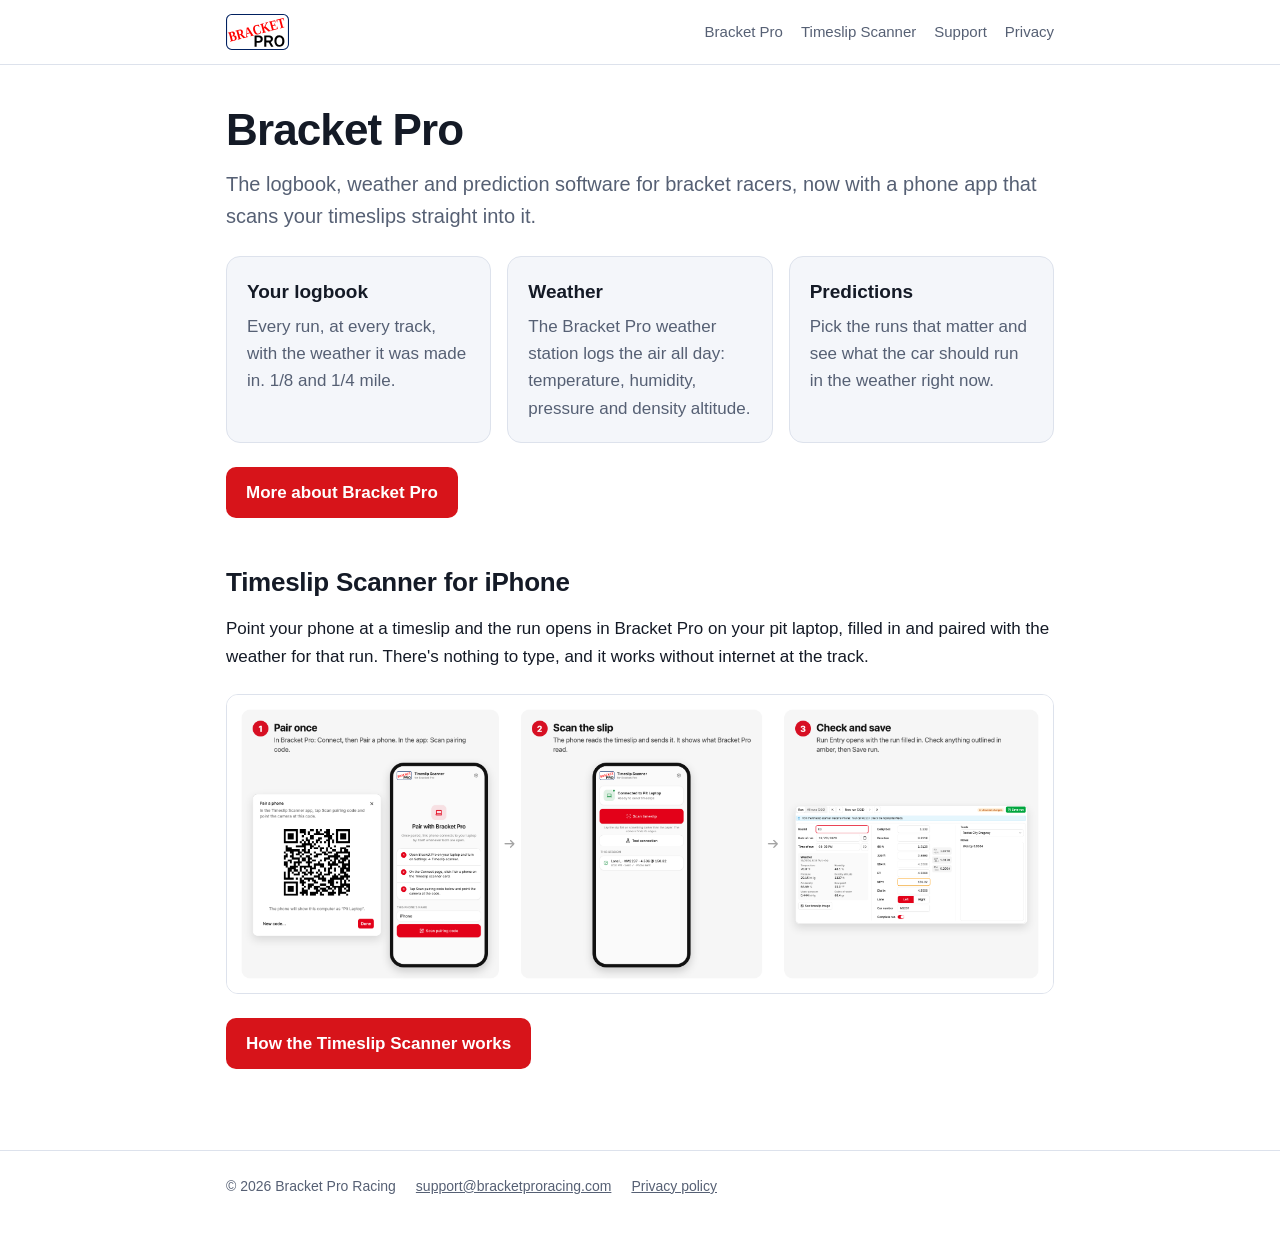
<file: index.html>
<!doctype html>
<html lang="en">
<head>
  <meta charset="utf-8">
  <meta name="viewport" content="width=device-width, initial-scale=1">
  <title>Bracket Pro Racing</title>
  <meta name="description" content="Bracket Pro: the logbook, weather station and prediction software for bracket racers, and the Timeslip Scanner app for iPhone.">
  <link rel="icon" href="/images/favicon.png">
  <link rel="apple-touch-icon" href="/images/apple-touch-icon.png">
  <link rel="stylesheet" href="/style.css">
</head>
<body>
  <header class="site">
    <div class="wrap">
      <a class="brand" href="/"><img src="/images/logo.svg" alt="Bracket Pro"></a>
      <nav aria-label="Site">
        <a href="/software/">Bracket Pro</a>
        <a href="/scanner/">Timeslip Scanner</a>
        <a href="/support/">Support</a>
        <a href="/privacy/">Privacy</a>
      </nav>
    </div>
  </header>

  <main class="wrap">
    <h1>Bracket Pro</h1>
    <p class="lead">The logbook, weather and prediction software for bracket racers, now with a phone app that
      scans your timeslips straight into it.</p>

    <div class="cards">
      <a class="card" href="/software/#logbook">
        <h3>Your logbook</h3>
        <p>Every run, at every track, with the weather it was made in. 1/8 and 1/4 mile.</p>
      </a>
      <a class="card" href="/software/#weather">
        <h3>Weather</h3>
        <p>The Bracket Pro weather station logs the air all day: temperature, humidity, pressure and density altitude.</p>
      </a>
      <a class="card" href="/software/#predictions">
        <h3>Predictions</h3>
        <p>Pick the runs that matter and see what the car should run in the weather right now.</p>
      </a>
    </div>
    <p><a class="button" href="/software/">More about Bracket Pro</a></p>

    <h2>Timeslip Scanner for iPhone</h2>
    <p>Point your phone at a timeslip and the run opens in Bracket Pro on your pit laptop, filled in and paired with
      the weather for that run. There's nothing to type, and it works without internet at the track.</p>
    <figure>
      <img src="/images/scanner-flow.png" alt="From phone to logbook: pair once, scan the slip, then check and save it in Run Entry" width="2710" height="977">
    </figure>
    <p><a class="button" href="/scanner/">How the Timeslip Scanner works</a></p>
  </main>

  <footer class="site">
    <div class="wrap">
      <span>© 2026 Bracket Pro Racing</span>
      <a href="mailto:support@bracketproracing.com">support@bracketproracing.com</a>
      <a href="/privacy/">Privacy policy</a>
    </div>
  </footer>
</body>
</html>
</file>
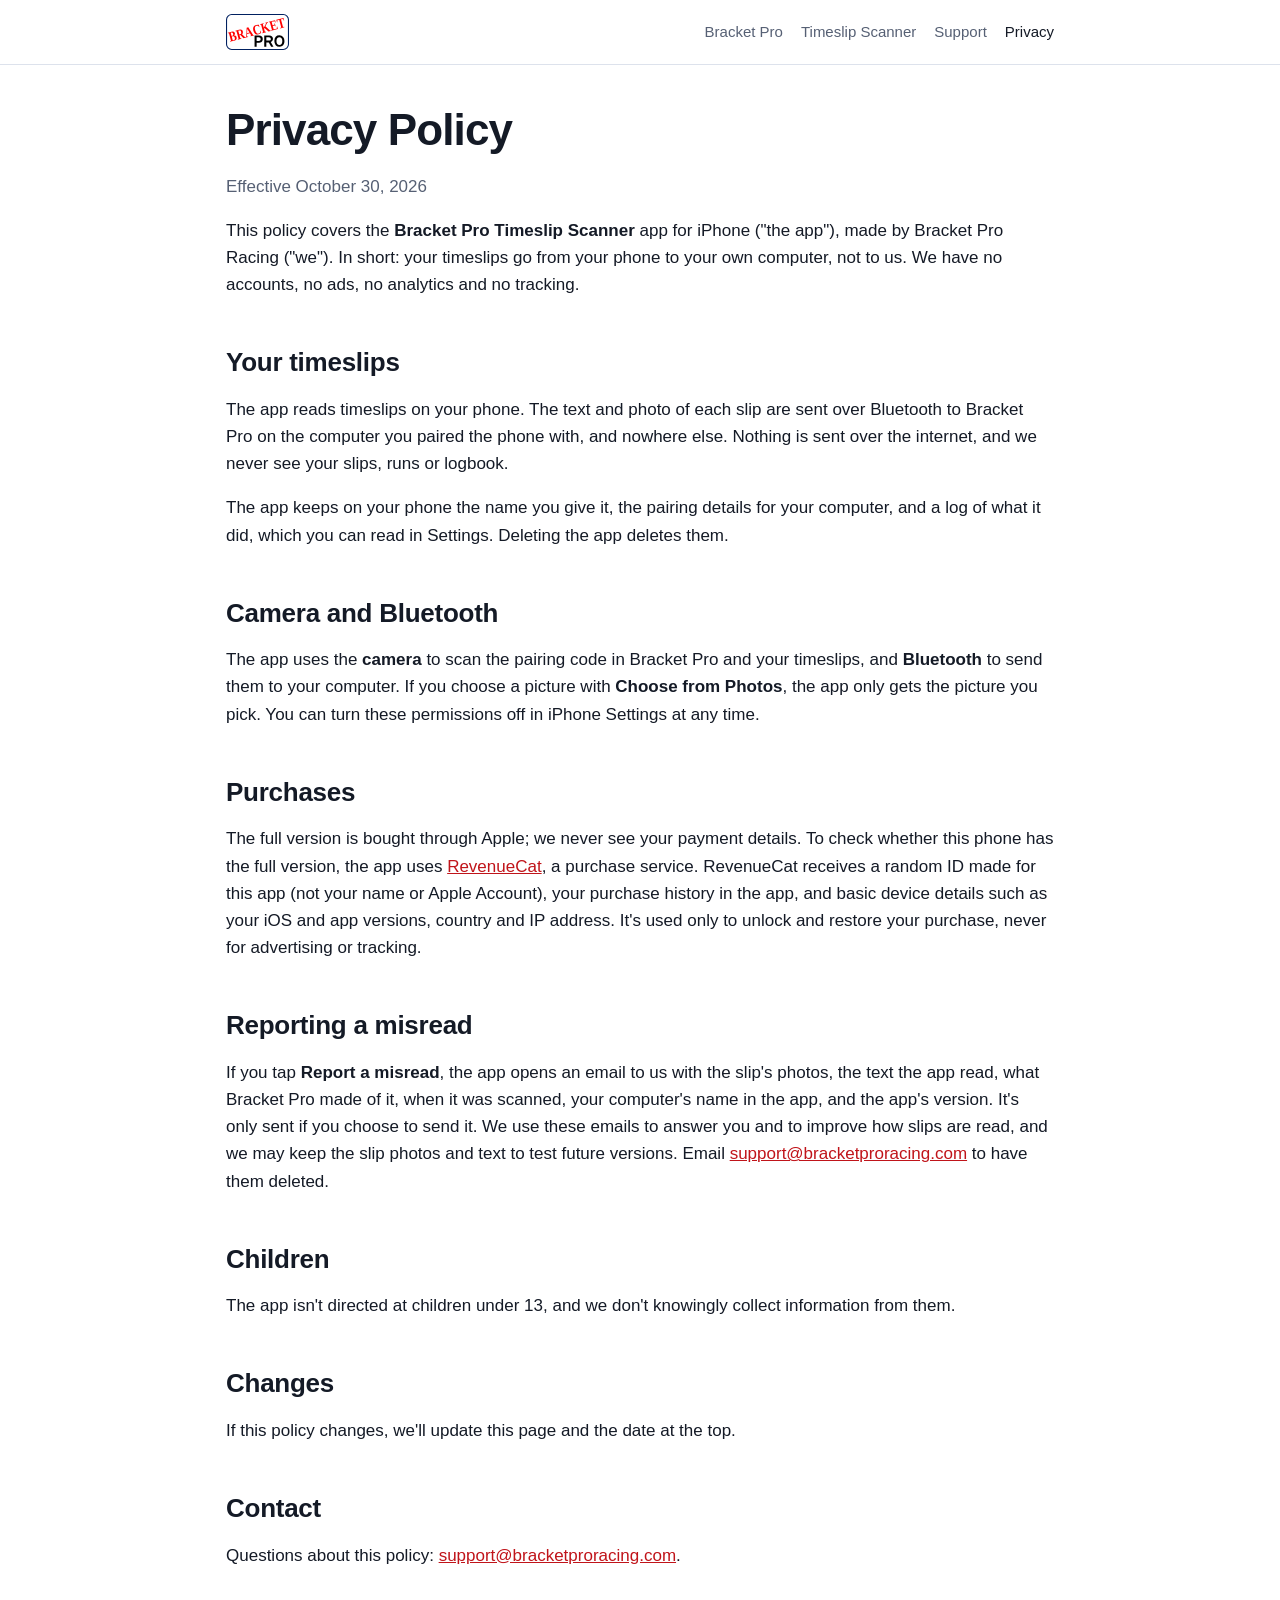
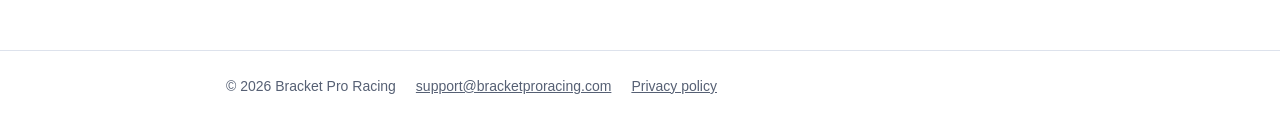
<file: privacy/index.html>
<!doctype html>
<html lang="en">
<head>
  <meta charset="utf-8">
  <meta name="viewport" content="width=device-width, initial-scale=1">
  <title>Privacy Policy · Bracket Pro Racing</title>
  <meta name="description" content="What the Timeslip Scanner app collects and why.">
  <link rel="icon" href="/images/favicon.png">
  <link rel="apple-touch-icon" href="/images/apple-touch-icon.png">
  <link rel="stylesheet" href="/style.css">
</head>
<body>
  <header class="site">
    <div class="wrap">
      <a class="brand" href="/"><img src="/images/logo.svg" alt="Bracket Pro"></a>
      <nav aria-label="Site">
        <a href="/software/">Bracket Pro</a>
        <a href="/scanner/">Timeslip Scanner</a>
        <a href="/support/">Support</a>
        <a href="/privacy/" aria-current="page">Privacy</a>
      </nav>
    </div>
  </header>

  <main class="wrap">
    <h1>Privacy Policy</h1>
    <p class="muted">Effective October 30, 2026</p>
    <p>This policy covers the <strong>Bracket Pro Timeslip Scanner</strong> app for iPhone ("the app"), made by
      Bracket Pro Racing ("we"). In short: your timeslips go from your phone to your own computer, not to us. We have
      no accounts, no ads, no analytics and no tracking.</p>

    <h2 id="slips">Your timeslips</h2>
    <p>The app reads timeslips on your phone. The text and photo of each slip are sent over Bluetooth to Bracket Pro
      on the computer you paired the phone with, and nowhere else. Nothing is sent over the internet, and we never
      see your slips, runs or logbook.</p>
    <p>The app keeps on your phone the name you give it, the pairing details for your computer, and a log of what it
      did, which you can read in Settings. Deleting the app deletes them.</p>

    <h2 id="permissions">Camera and Bluetooth</h2>
    <p>The app uses the <strong>camera</strong> to scan the pairing code in Bracket Pro and your timeslips, and
      <strong>Bluetooth</strong> to send them to your computer. If you choose a picture with <strong>Choose from
      Photos</strong>, the app only gets the picture you pick. You can turn these permissions off in iPhone Settings
      at any time.</p>

    <h2 id="purchases">Purchases</h2>
    <p>The full version is bought through Apple; we never see your payment details. To check whether this phone has
      the full version, the app uses <a href="https://www.revenuecat.com/privacy/">RevenueCat</a>, a purchase service.
      RevenueCat receives a random ID made for this app (not your name or Apple Account), your purchase history in the
      app, and basic device details such as your iOS and app versions, country and IP address. It's used only to unlock
      and restore your purchase, never for advertising or tracking.</p>

    <h2 id="reports">Reporting a misread</h2>
    <p>If you tap <strong>Report a misread</strong>, the app opens an email to us with the slip's photos, the text the
      app read, what Bracket Pro made of it, when it was scanned, your computer's name in the app, and the app's
      version. It's only sent if you choose to send it. We use these
      emails to answer you and to improve how slips are read, and we may keep the slip photos and text to test future
      versions. Email <a href="mailto:support@bracketproracing.com">support@bracketproracing.com</a> to have them
      deleted.</p>

    <h2 id="children">Children</h2>
    <p>The app isn't directed at children under 13, and we don't knowingly collect information from them.</p>

    <h2 id="changes">Changes</h2>
    <p>If this policy changes, we'll update this page and the date at the top.</p>

    <h2 id="contact">Contact</h2>
    <p>Questions about this policy: <a href="mailto:support@bracketproracing.com">support@bracketproracing.com</a>.</p>
  </main>

  <footer class="site">
    <div class="wrap">
      <span>© 2026 Bracket Pro Racing</span>
      <a href="mailto:support@bracketproracing.com">support@bracketproracing.com</a>
      <a href="/privacy/">Privacy policy</a>
    </div>
  </footer>
</body>
</html>
</file>
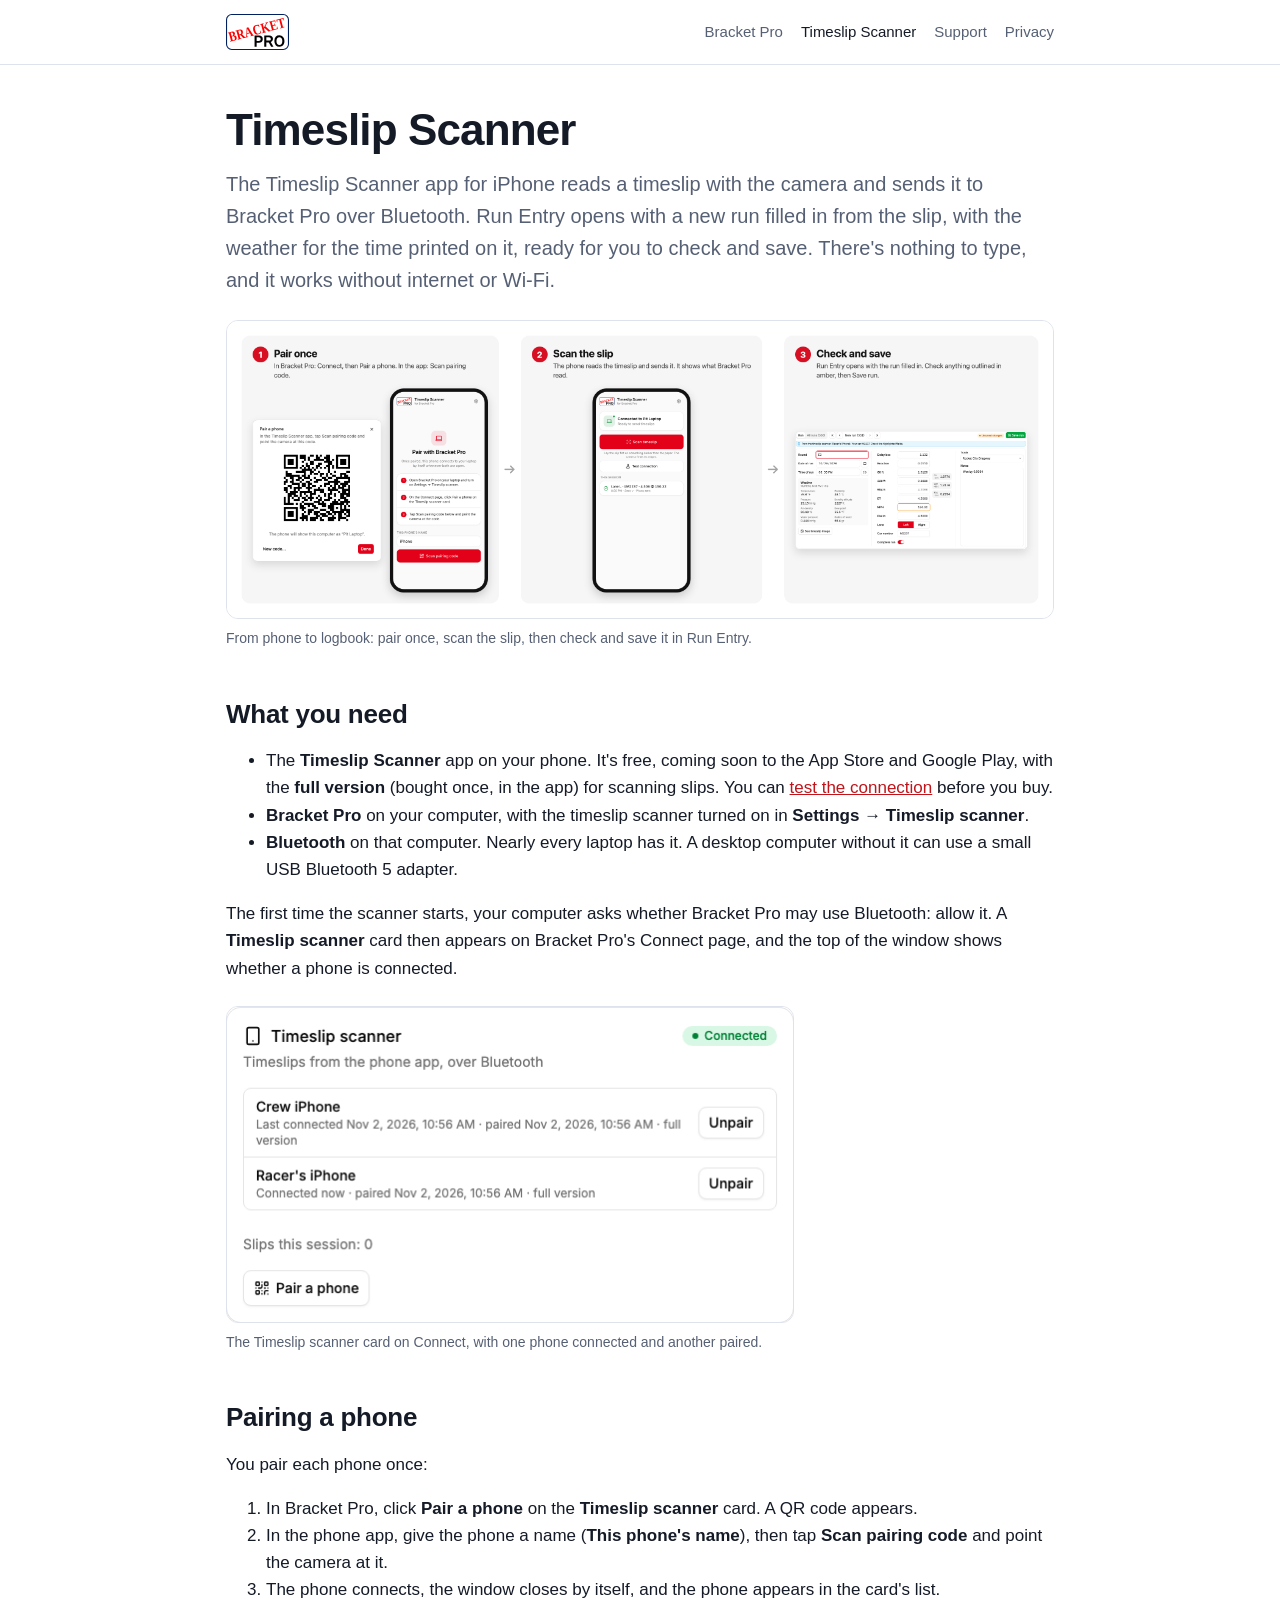
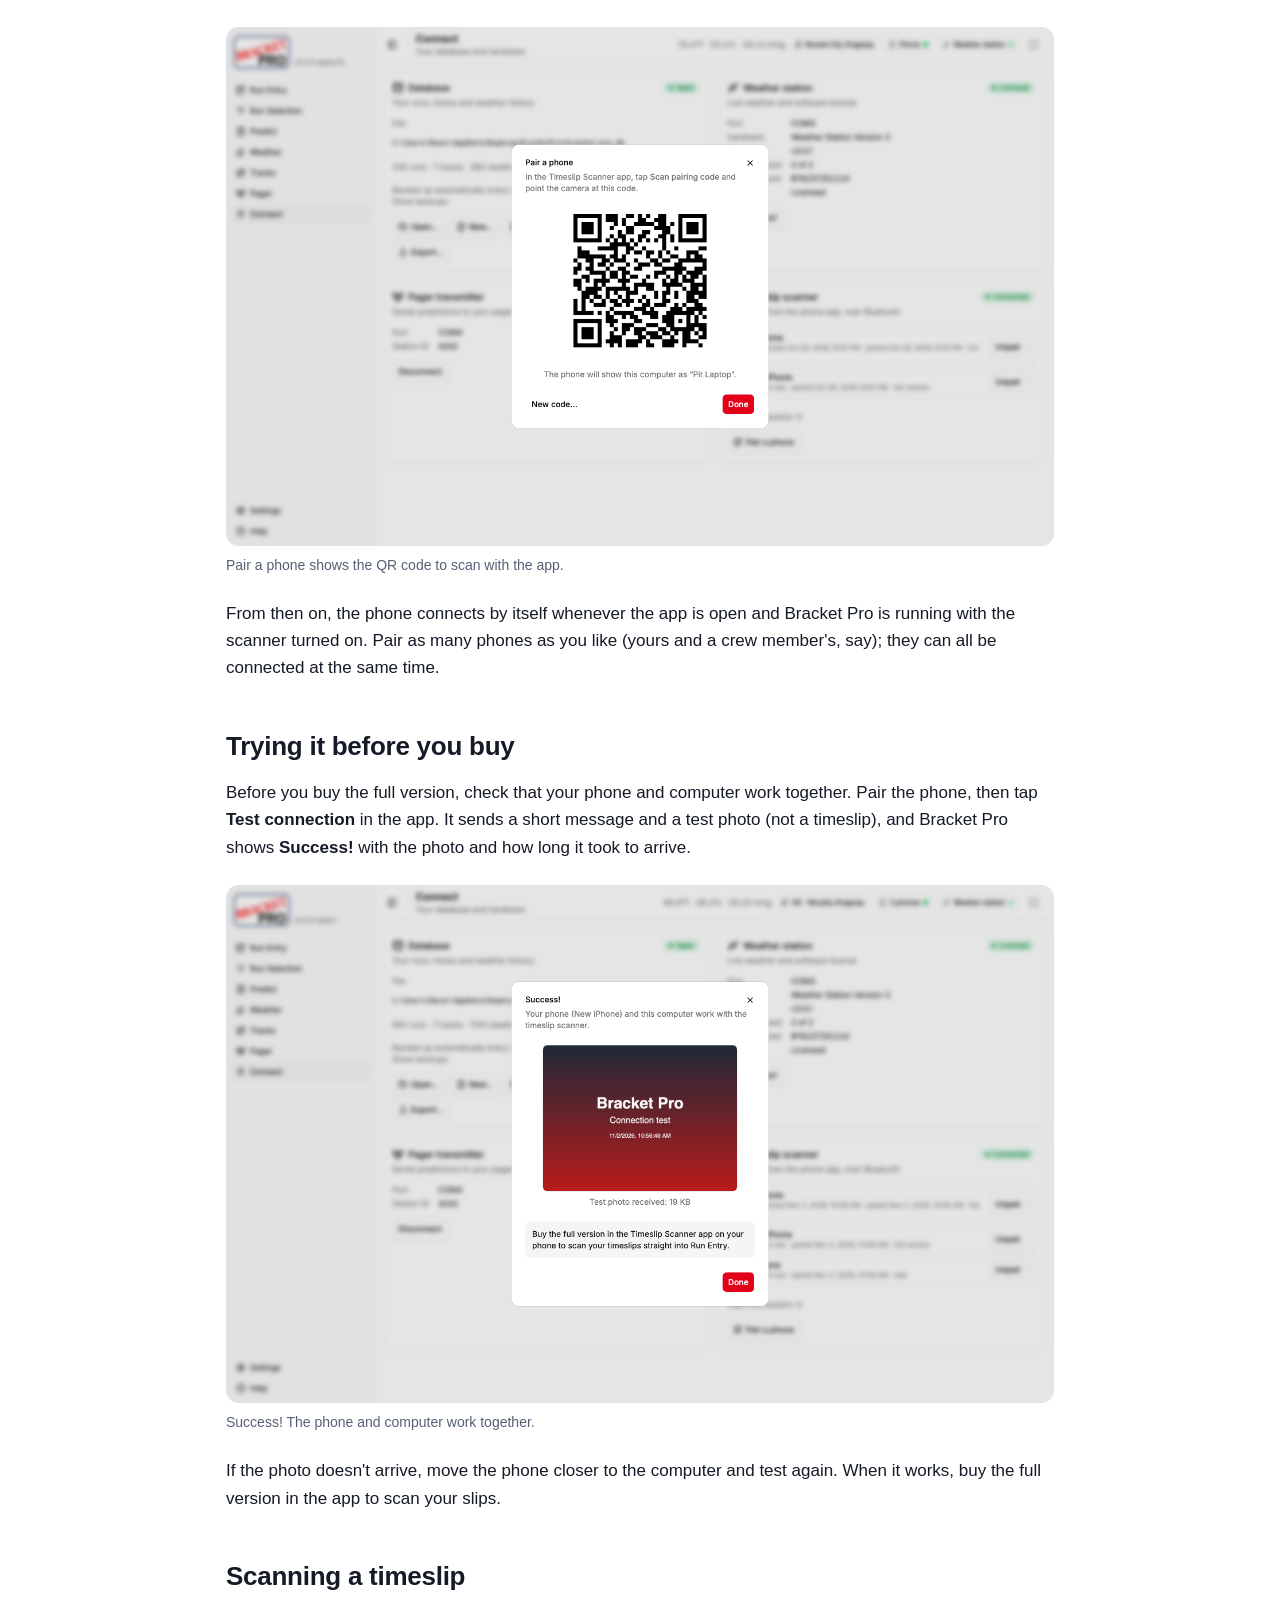
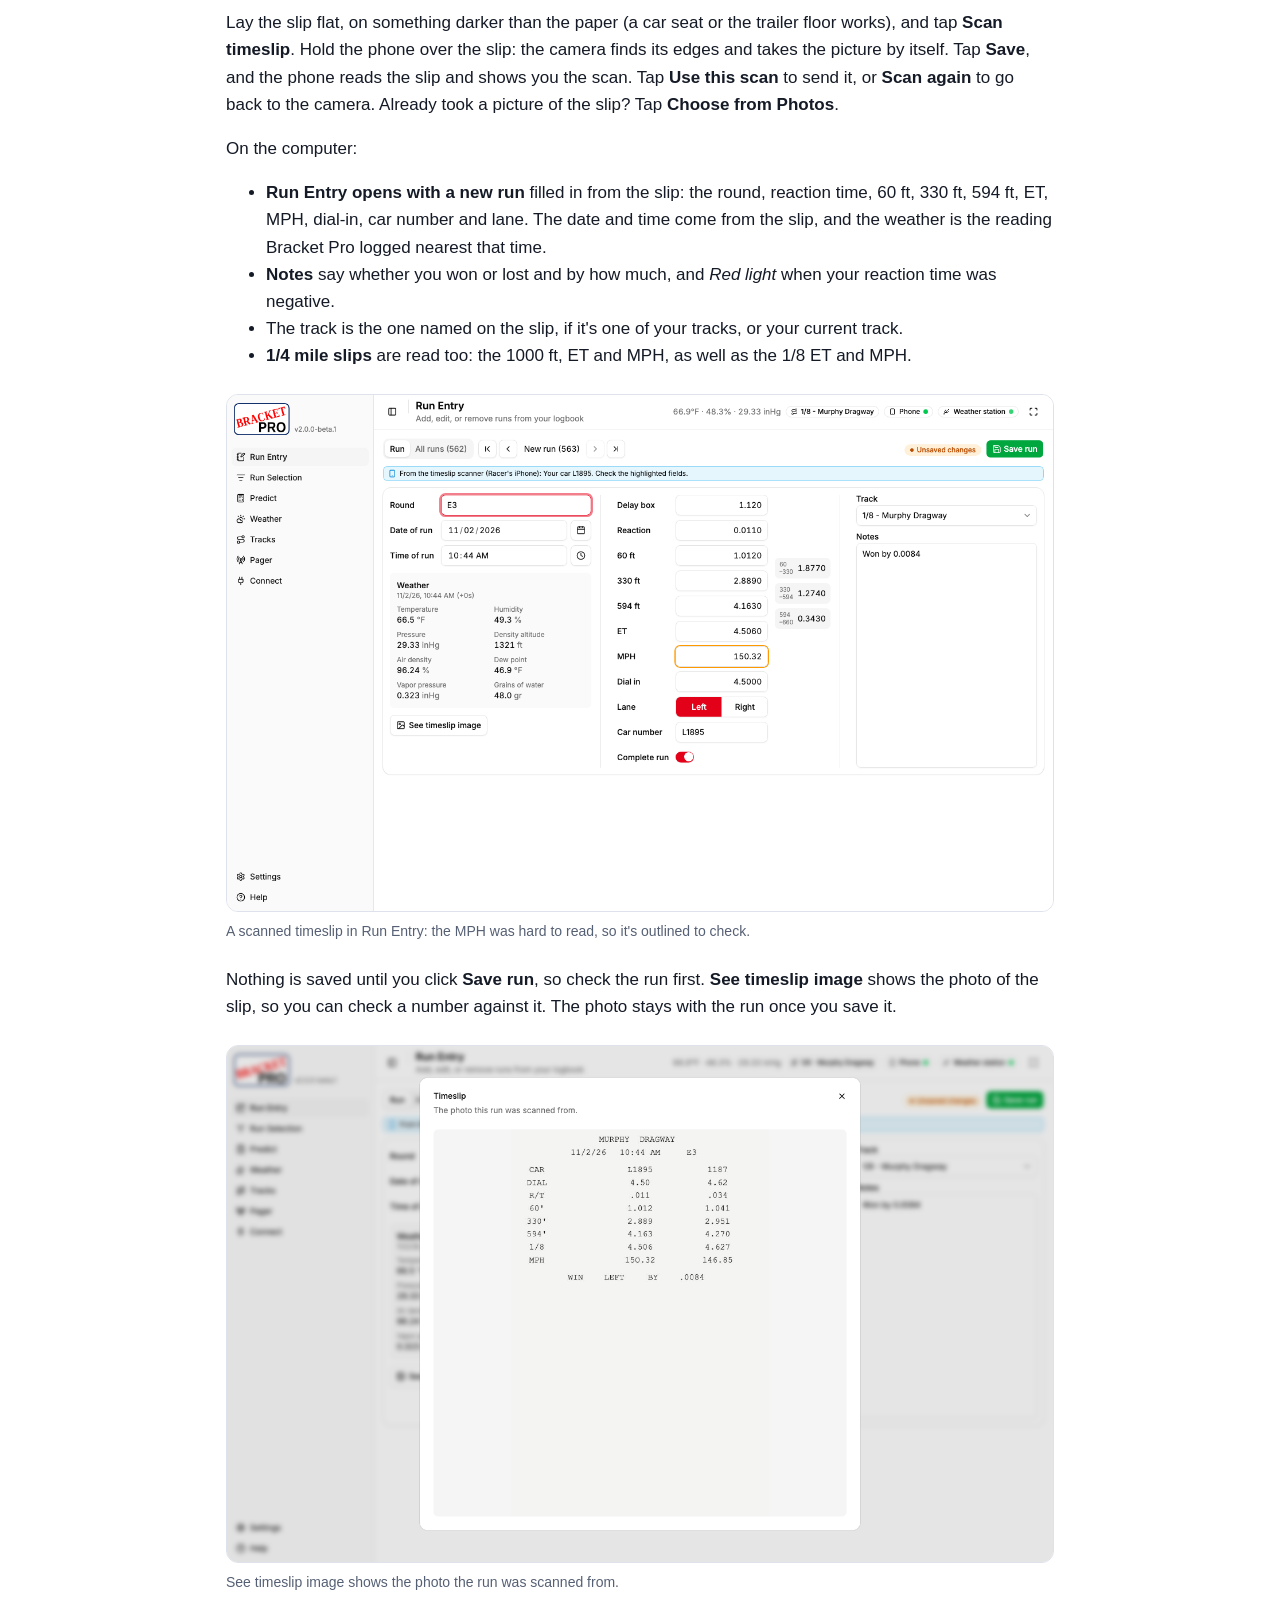
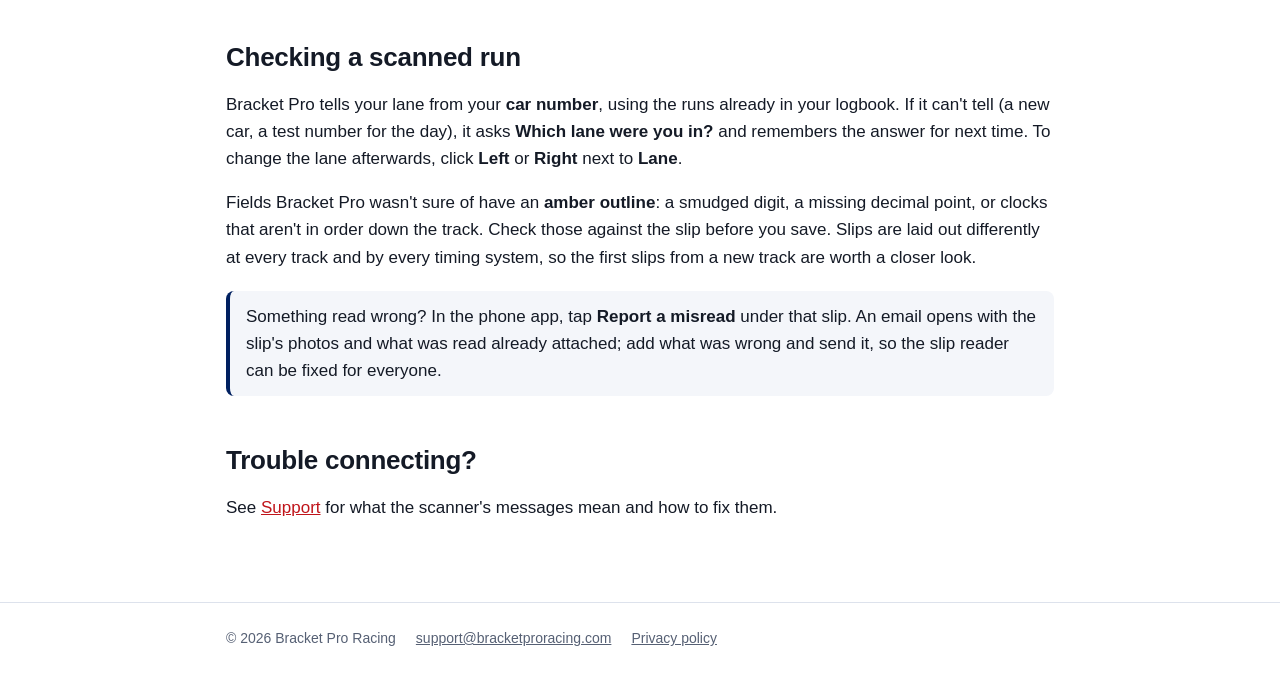
<file: scanner/index.html>
<!doctype html>
<html lang="en">
<head>
  <meta charset="utf-8">
  <meta name="viewport" content="width=device-width, initial-scale=1">
  <title>Timeslip Scanner · Bracket Pro Racing</title>
  <meta name="description" content="The Timeslip Scanner app reads a drag racing timeslip with your iPhone's camera and sends it to Bracket Pro over Bluetooth.">
  <link rel="icon" href="/images/favicon.png">
  <link rel="apple-touch-icon" href="/images/apple-touch-icon.png">
  <link rel="stylesheet" href="/style.css">
</head>
<body>
  <header class="site">
    <div class="wrap">
      <a class="brand" href="/"><img src="/images/logo.svg" alt="Bracket Pro"></a>
      <nav aria-label="Site">
        <a href="/software/">Bracket Pro</a>
        <a href="/scanner/" aria-current="page">Timeslip Scanner</a>
        <a href="/support/">Support</a>
        <a href="/privacy/">Privacy</a>
      </nav>
    </div>
  </header>

  <main class="wrap">
    <h1>Timeslip Scanner</h1>
    <p class="lead">The Timeslip Scanner app for iPhone reads a timeslip with the camera and sends it to Bracket Pro
      over Bluetooth. Run Entry opens with a new run filled in from the slip, with the weather for the time printed on
      it, ready for you to check and save. There's nothing to type, and it works without internet or Wi-Fi.</p>

    <figure>
      <img src="/images/scanner-flow.png" alt="" width="2710" height="977">
      <figcaption>From phone to logbook: pair once, scan the slip, then check and save it in Run Entry.</figcaption>
    </figure>

    <h2 id="what-you-need">What you need</h2>
    <ul>
      <li>The <strong>Timeslip Scanner</strong> app on your phone. It's free, coming soon to the App Store and Google Play, with the
        <strong>full version</strong> (bought once, in the app) for scanning slips. You can
        <a href="#trying-it-before-you-buy">test the connection</a> before you buy.</li>
      <li><strong>Bracket Pro</strong> on your computer, with the timeslip scanner turned on in
        <strong>Settings → Timeslip scanner</strong>.</li>
      <li><strong>Bluetooth</strong> on that computer. Nearly every laptop has it. A desktop computer without it can
        use a small USB Bluetooth 5 adapter.</li>
    </ul>
    <p>The first time the scanner starts, your computer asks whether Bracket Pro may use Bluetooth: allow it. A
      <strong>Timeslip scanner</strong> card then appears on Bracket Pro's Connect page, and the top of the window
      shows whether a phone is connected.</p>
    <figure>
      <img src="/images/scanner-card.png" alt="" width="568" height="316">
      <figcaption>The Timeslip scanner card on Connect, with one phone connected and another paired.</figcaption>
    </figure>

    <h2 id="pairing-a-phone">Pairing a phone</h2>
    <p>You pair each phone once:</p>
    <ol>
      <li>In Bracket Pro, click <strong>Pair a phone</strong> on the <strong>Timeslip scanner</strong> card. A QR
        code appears.</li>
      <li>In the phone app, give the phone a name (<strong>This phone's name</strong>), then tap
        <strong>Scan pairing code</strong> and point the camera at it.</li>
      <li>The phone connects, the window closes by itself, and the phone appears in the card's list.</li>
    </ol>
    <figure>
      <img src="/images/scanner-pairing.png" alt="" width="1440" height="900">
      <figcaption>Pair a phone shows the QR code to scan with the app.</figcaption>
    </figure>
    <p>From then on, the phone connects by itself whenever the app is open and Bracket Pro is running with the
      scanner turned on. Pair as many phones as you like (yours and a crew member's, say); they can all be connected
      at the same time.</p>

    <h2 id="trying-it-before-you-buy">Trying it before you buy</h2>
    <p>Before you buy the full version, check that your phone and computer work together. Pair the phone, then tap
      <strong>Test connection</strong> in the app. It sends a short message and a test photo (not a timeslip), and
      Bracket Pro shows <strong>Success!</strong> with the photo and how long it took to arrive.</p>
    <figure>
      <img src="/images/scanner-check.png" alt="" width="1440" height="900">
      <figcaption>Success! The phone and computer work together.</figcaption>
    </figure>
    <p>If the photo doesn't arrive, move the phone closer to the computer and test again. When it works, buy the full
      version in the app to scan your slips.</p>

    <h2 id="scanning-a-timeslip">Scanning a timeslip</h2>
    <p>Lay the slip flat, on something darker than the paper (a car seat or the trailer floor works), and tap
      <strong>Scan timeslip</strong>. Hold the phone over the slip: the camera finds its edges and takes the picture
      by itself. Tap <strong>Save</strong>, and the phone reads the slip and shows you the scan. Tap
      <strong>Use this scan</strong> to send it, or <strong>Scan again</strong> to go back to the camera. Already took
      a picture of the slip? Tap <strong>Choose from Photos</strong>.</p>
    <p>On the computer:</p>
    <ul>
      <li><strong>Run Entry opens with a new run</strong> filled in from the slip: the round, reaction time, 60 ft,
        330 ft, 594 ft, ET, MPH, dial-in, car number and lane. The date and time come from the slip, and the weather
        is the reading Bracket Pro logged nearest that time.</li>
      <li><strong>Notes</strong> say whether you won or lost and by how much, and <em>Red light</em> when your
        reaction time was negative.</li>
      <li>The track is the one named on the slip, if it's one of your tracks, or your current track.</li>
      <li><strong>1/4 mile slips</strong> are read too: the 1000 ft, ET and MPH, as well as the 1/8 ET and MPH.</li>
    </ul>
    <figure>
      <img src="/images/scanner-run-entry.png" alt="" width="1440" height="900">
      <figcaption>A scanned timeslip in Run Entry: the MPH was hard to read, so it's outlined to check.</figcaption>
    </figure>
    <p>Nothing is saved until you click <strong>Save run</strong>, so check the run first. <strong>See timeslip
      image</strong> shows the photo of the slip, so you can check a number against it. The photo stays with the run
      once you save it.</p>
    <figure>
      <img src="/images/scanner-photo.png" alt="" width="1440" height="900">
      <figcaption>See timeslip image shows the photo the run was scanned from.</figcaption>
    </figure>

    <h2 id="checking-a-scanned-run">Checking a scanned run</h2>
    <p>Bracket Pro tells your lane from your <strong>car number</strong>, using the runs already in your logbook. If
      it can't tell (a new car, a test number for the day), it asks <strong>Which lane were you in?</strong> and
      remembers the answer for next time. To change the lane afterwards, click <strong>Left</strong> or
      <strong>Right</strong> next to <strong>Lane</strong>.</p>
    <p>Fields Bracket Pro wasn't sure of have an <strong>amber outline</strong>: a smudged digit, a missing decimal
      point, or clocks that aren't in order down the track. Check those against the slip before you save. Slips are
      laid out differently at every track and by every timing system, so the first slips from a new track are worth a
      closer look.</p>
    <div class="note">Something read wrong? In the phone app, tap <strong>Report a misread</strong> under that slip.
      An email opens with the slip's photos and what was read already attached; add what was wrong and send it, so
      the slip reader can be fixed for everyone.</div>

    <h2 id="trouble">Trouble connecting?</h2>
    <p>See <a href="/support/">Support</a> for what the scanner's messages mean and how to fix them.</p>
  </main>

  <footer class="site">
    <div class="wrap">
      <span>© 2026 Bracket Pro Racing</span>
      <a href="mailto:support@bracketproracing.com">support@bracketproracing.com</a>
      <a href="/privacy/">Privacy policy</a>
    </div>
  </footer>
</body>
</html>
</file>
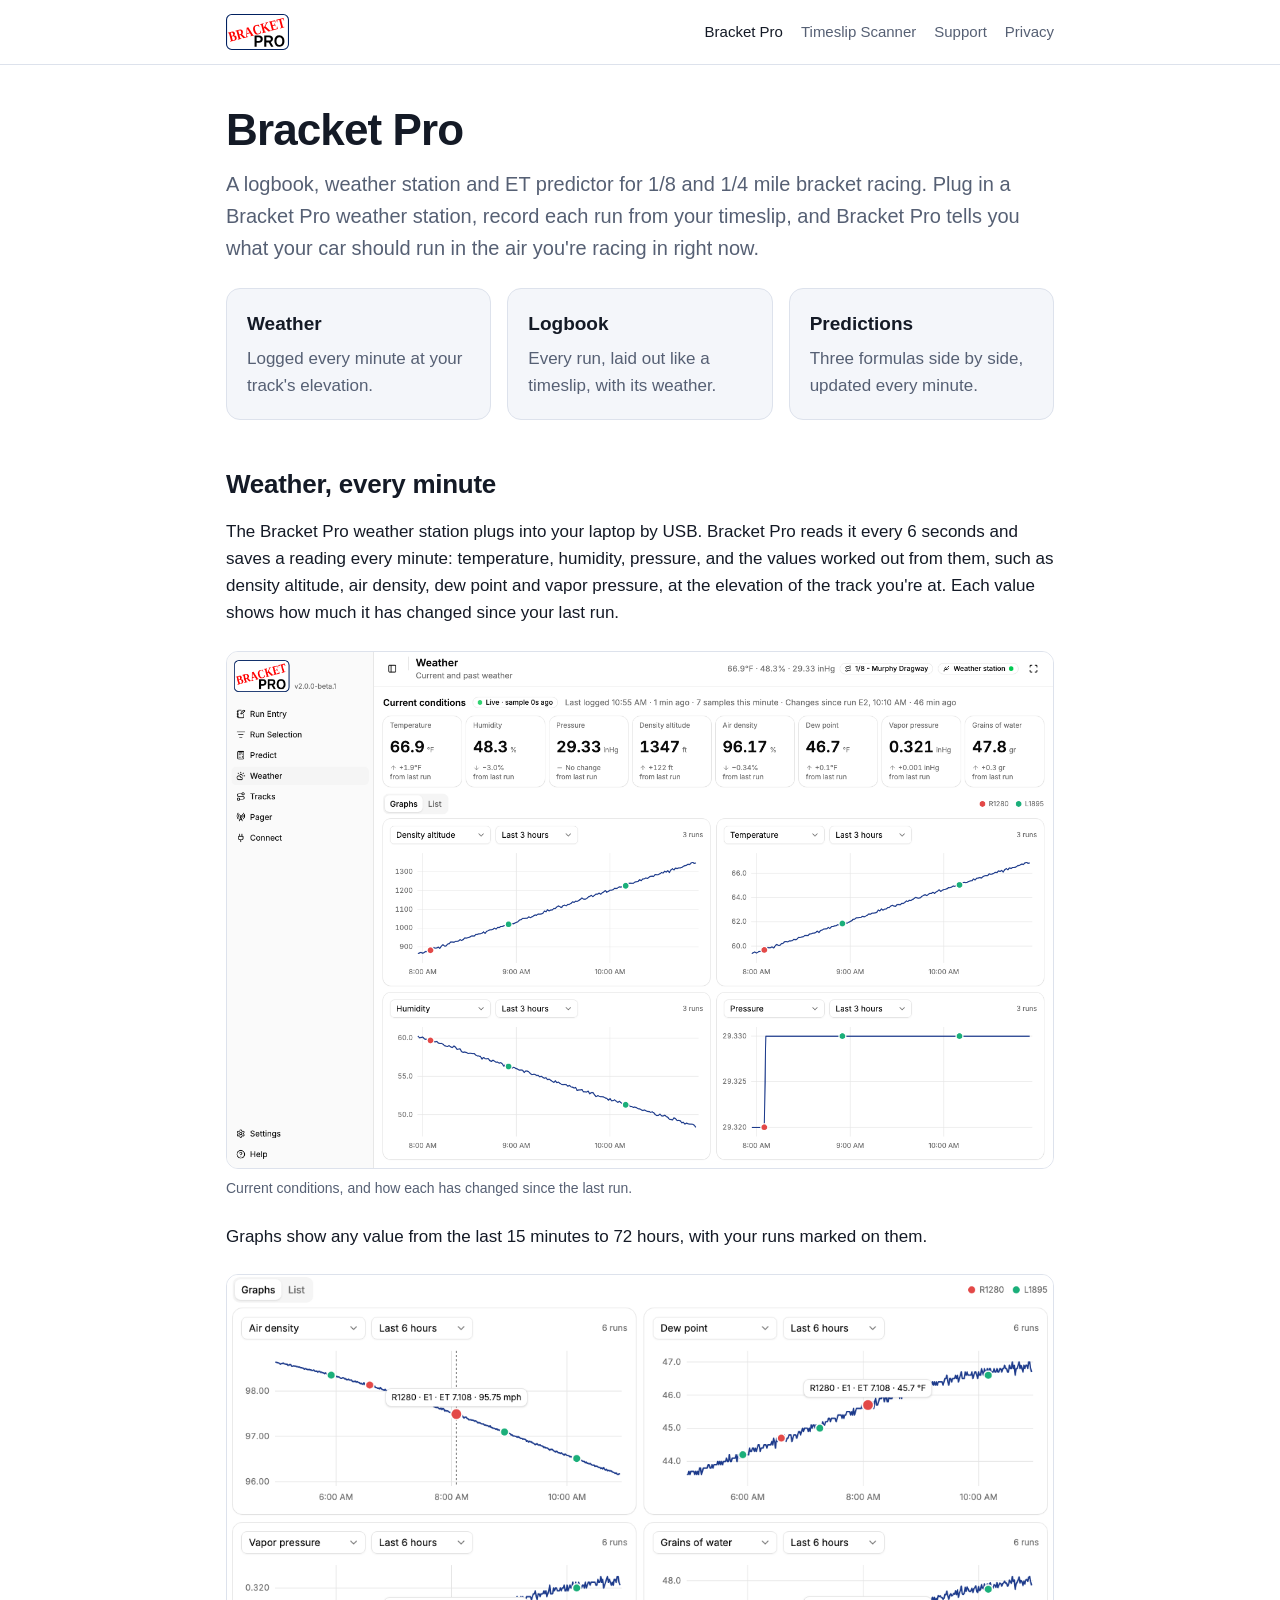
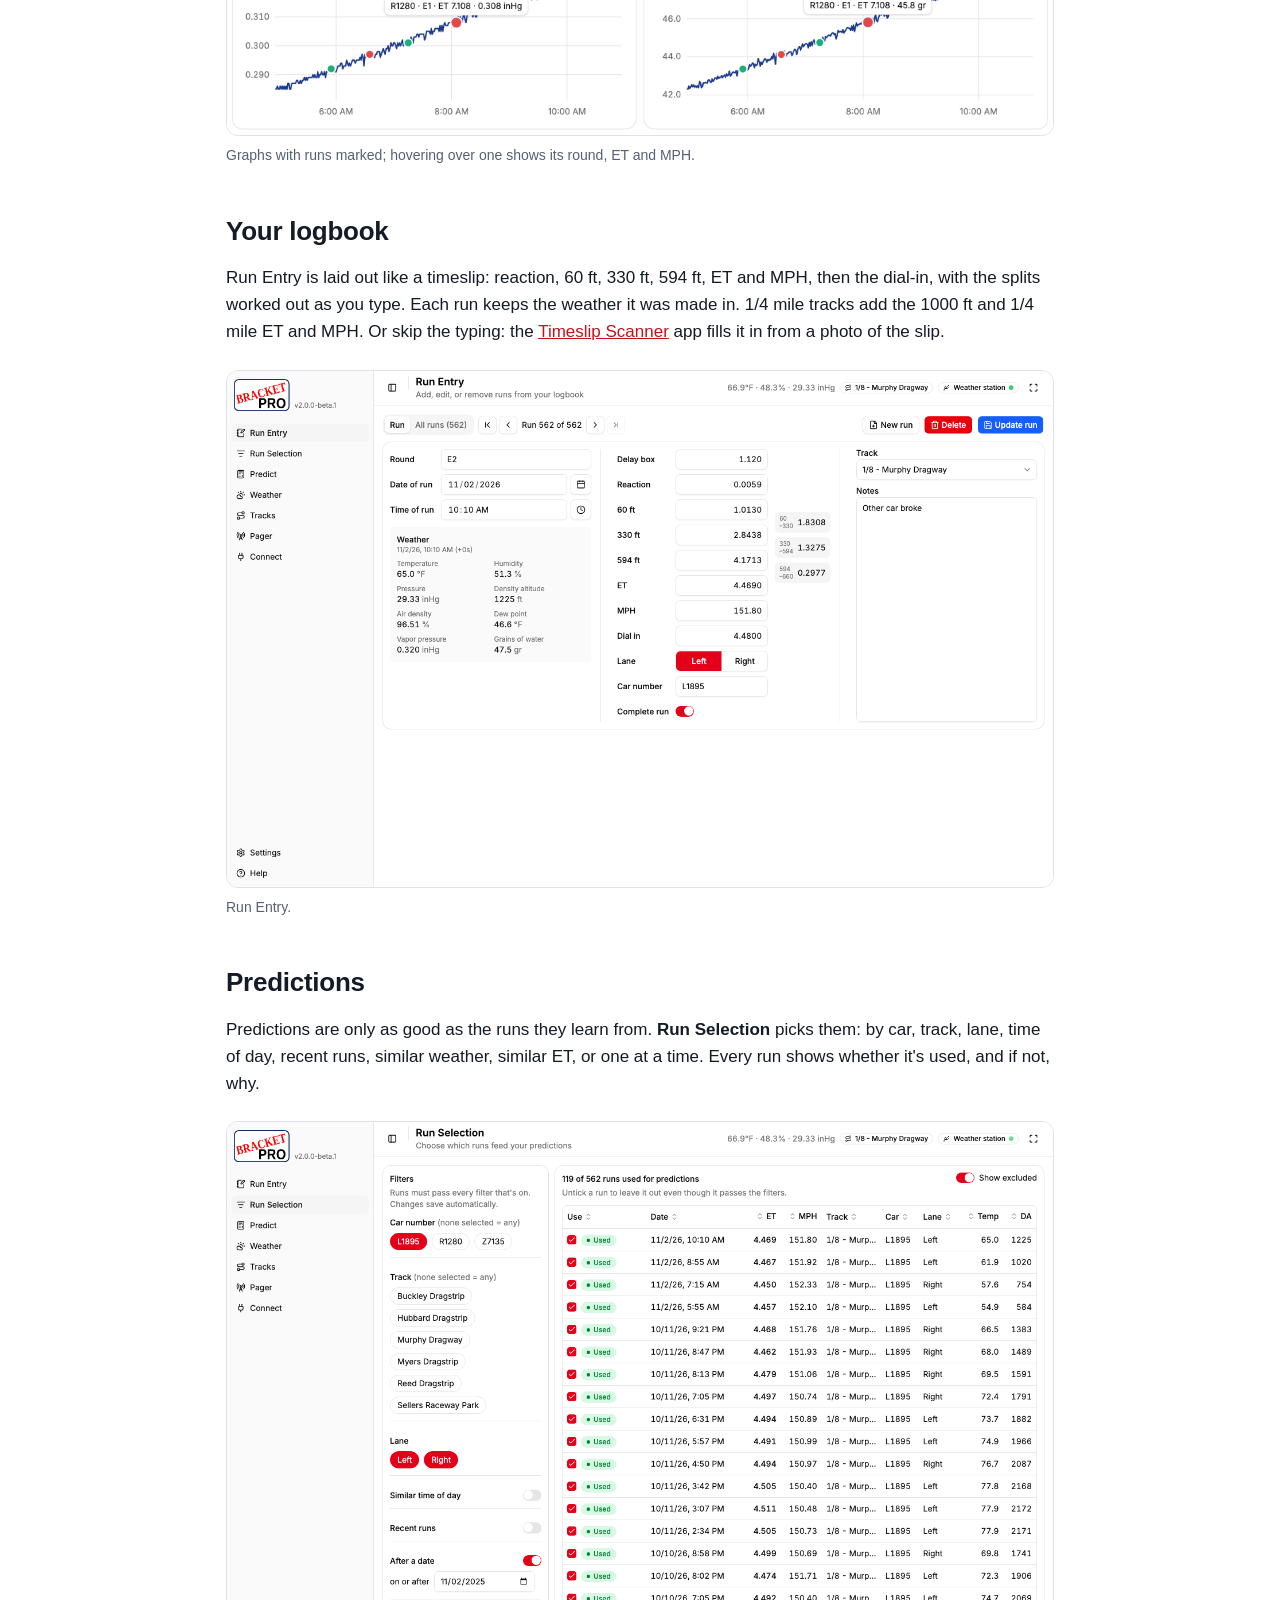
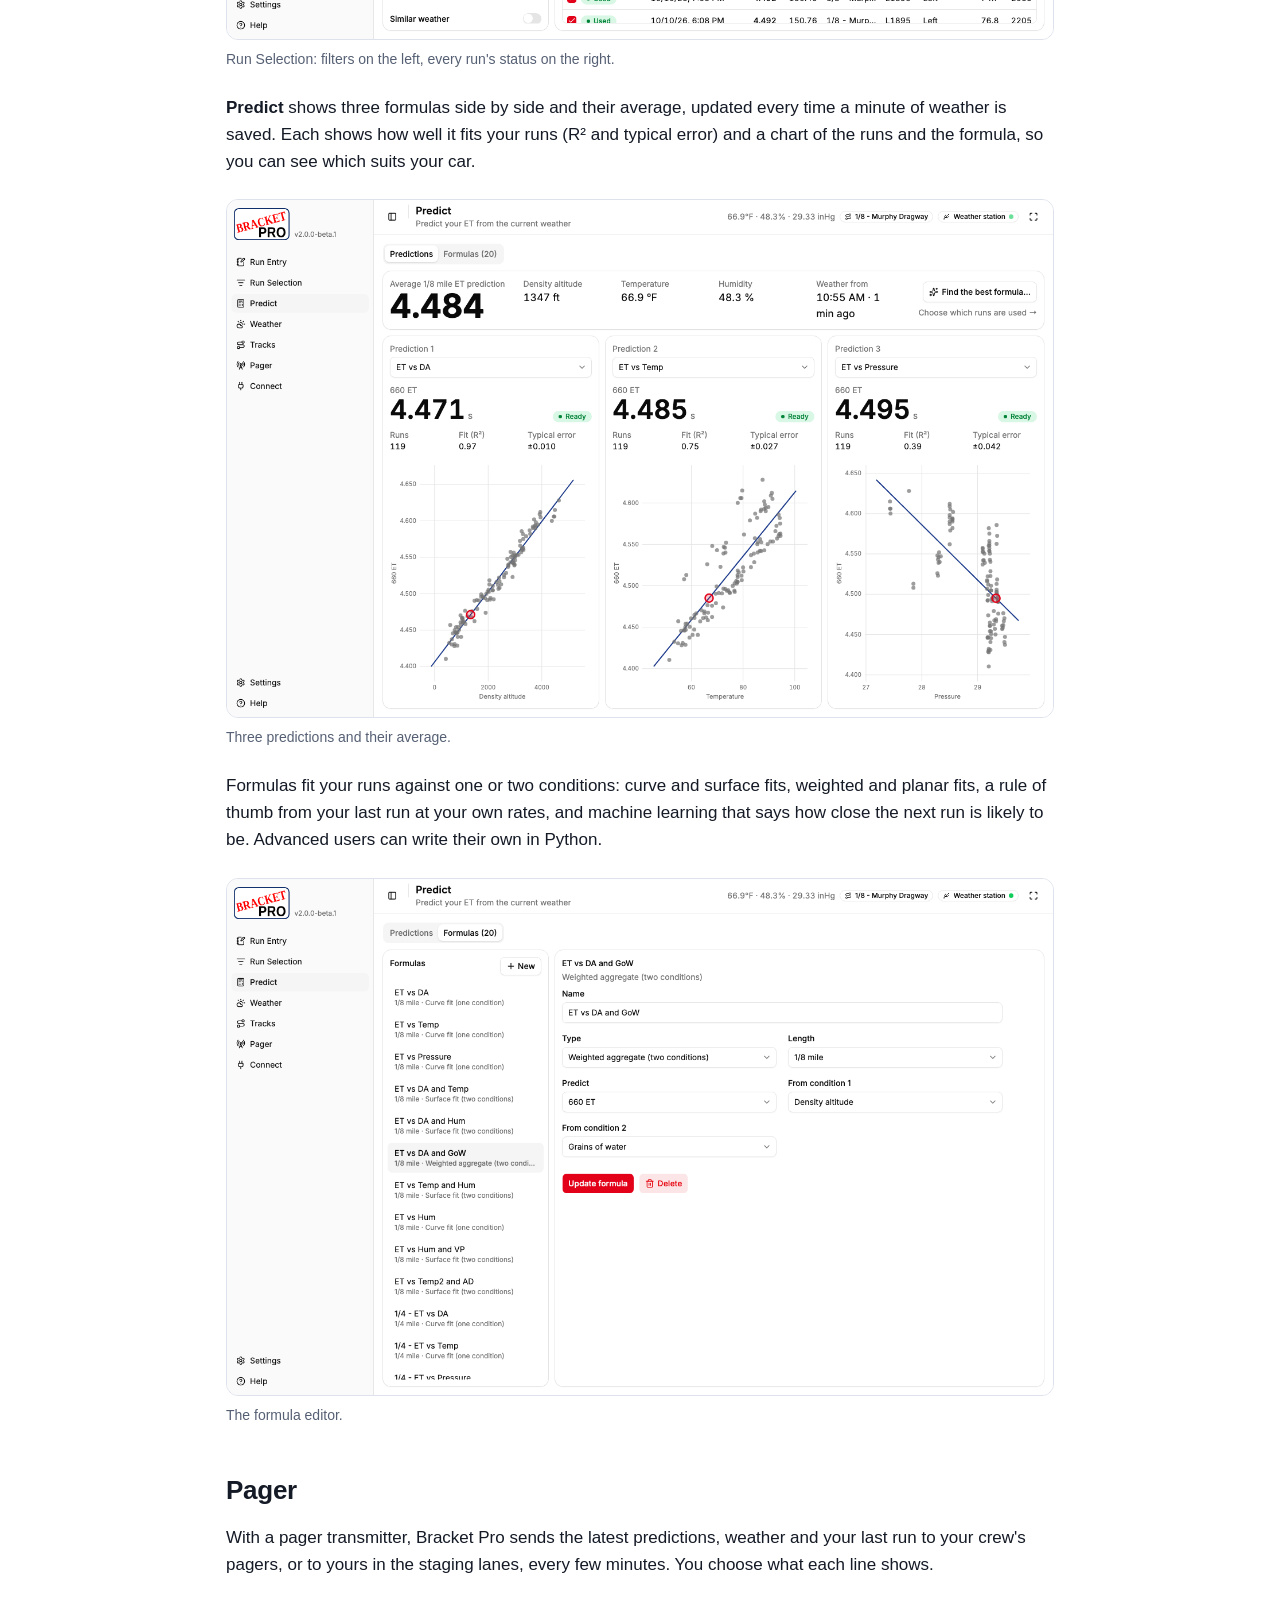
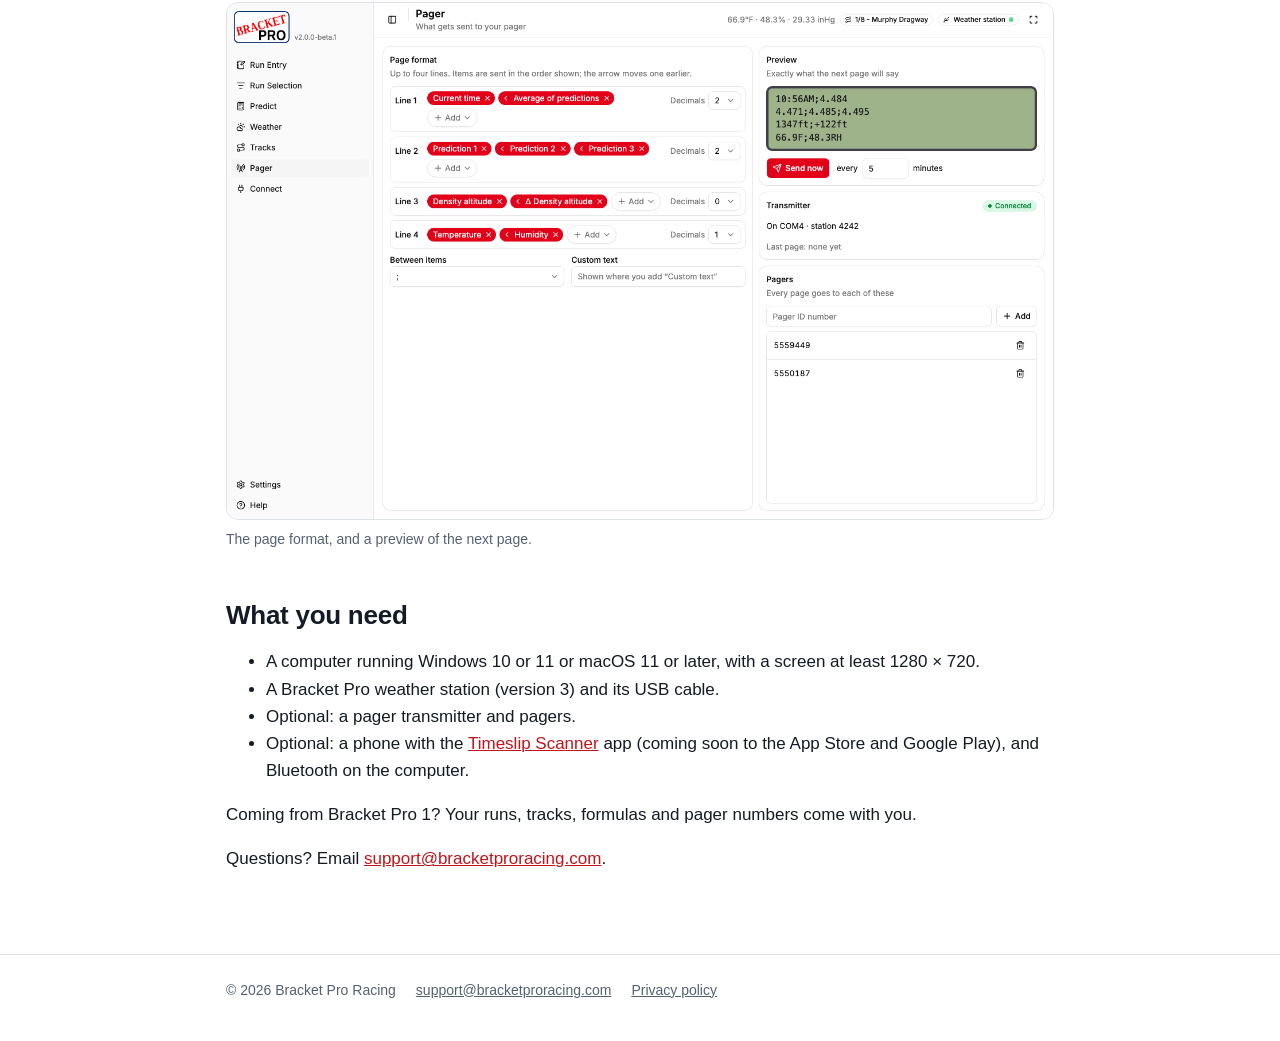
<file: software/index.html>
<!doctype html>
<html lang="en">
<head>
  <meta charset="utf-8">
  <meta name="viewport" content="width=device-width, initial-scale=1">
  <title>Bracket Pro · Bracket Pro Racing</title>
  <meta name="description" content="Bracket Pro is a logbook, weather station and ET predictor for 1/8 and 1/4 mile bracket racing.">
  <link rel="icon" href="/images/favicon.png">
  <link rel="apple-touch-icon" href="/images/apple-touch-icon.png">
  <link rel="stylesheet" href="/style.css">
</head>
<body>
  <header class="site">
    <div class="wrap">
      <a class="brand" href="/"><img src="/images/logo.svg" alt="Bracket Pro"></a>
      <nav aria-label="Site">
        <a href="/software/" aria-current="page">Bracket Pro</a>
        <a href="/scanner/">Timeslip Scanner</a>
        <a href="/support/">Support</a>
        <a href="/privacy/">Privacy</a>
      </nav>
    </div>
  </header>

  <main class="wrap">
    <h1>Bracket Pro</h1>
    <p class="lead">A logbook, weather station and ET predictor for 1/8 and 1/4 mile bracket racing. Plug in a
      Bracket Pro weather station, record each run from your timeslip, and Bracket Pro tells you what your car should
      run in the air you're racing in right now.</p>

    <nav class="cards" aria-label="On this page">
      <a class="card" href="#weather"><h3>Weather</h3><p>Logged every minute at your track's elevation.</p></a>
      <a class="card" href="#logbook"><h3>Logbook</h3><p>Every run, laid out like a timeslip, with its weather.</p></a>
      <a class="card" href="#predictions"><h3>Predictions</h3><p>Three formulas side by side, updated every minute.</p></a>
    </nav>

    <h2 id="weather">Weather, every minute</h2>
    <p>The Bracket Pro weather station plugs into your laptop by USB. Bracket Pro reads it every 6 seconds and saves
      a reading every minute: temperature, humidity, pressure, and the values worked out from them, such as density
      altitude, air density, dew point and vapor pressure, at the elevation of the track you're at. Each value shows
      how much it has changed since your last run.</p>
    <figure>
      <img src="/images/weather.png" alt="" width="1440" height="900" loading="lazy">
      <figcaption>Current conditions, and how each has changed since the last run.</figcaption>
    </figure>
    <p>Graphs show any value from the last 15 minutes to 72 hours, with your runs marked on them.</p>
    <figure>
      <img src="/images/weather-graphs.png" alt="" width="1168" height="650" loading="lazy">
      <figcaption>Graphs with runs marked; hovering over one shows its round, ET and MPH.</figcaption>
    </figure>

    <h2 id="logbook">Your logbook</h2>
    <p>Run Entry is laid out like a timeslip: reaction, 60 ft, 330 ft, 594 ft, ET and MPH, then the dial-in, with the
      splits worked out as you type. Each run keeps the weather it was made in. 1/4 mile tracks add the 1000 ft and
      1/4 mile ET and MPH. Or skip the typing: the <a href="/scanner/">Timeslip Scanner</a> app fills it in from a
      photo of the slip.</p>
    <figure>
      <img src="/images/run-entry.png" alt="" width="1440" height="900" loading="lazy">
      <figcaption>Run Entry.</figcaption>
    </figure>

    <h2 id="predictions">Predictions</h2>
    <p>Predictions are only as good as the runs they learn from. <strong>Run Selection</strong> picks them: by car,
      track, lane, time of day, recent runs, similar weather, similar ET, or one at a time. Every run shows whether
      it's used, and if not, why.</p>
    <figure>
      <img src="/images/run-selection.png" alt="" width="1440" height="900" loading="lazy">
      <figcaption>Run Selection: filters on the left, every run's status on the right.</figcaption>
    </figure>
    <p><strong>Predict</strong> shows three formulas side by side and their average, updated every time a minute of
      weather is saved. Each shows how well it fits your runs (R² and typical error) and a chart of the runs and the
      formula, so you can see which suits your car.</p>
    <figure>
      <img src="/images/predict.png" alt="" width="1440" height="900" loading="lazy">
      <figcaption>Three predictions and their average.</figcaption>
    </figure>
    <p>Formulas fit your runs against one or two conditions: curve and surface fits, weighted and planar fits, a rule
      of thumb from your last run at your own rates, and machine learning that says how close the next run is likely
      to be. Advanced users can write their own in Python.</p>
    <figure>
      <img src="/images/formulas.png" alt="" width="1440" height="900" loading="lazy">
      <figcaption>The formula editor.</figcaption>
    </figure>

    <h2 id="pager">Pager</h2>
    <p>With a pager transmitter, Bracket Pro sends the latest predictions, weather and your last run to your crew's
      pagers, or to yours in the staging lanes, every few minutes. You choose what each line shows.</p>
    <figure>
      <img src="/images/pager.png" alt="" width="1440" height="900" loading="lazy">
      <figcaption>The page format, and a preview of the next page.</figcaption>
    </figure>

    <h2 id="what-you-need">What you need</h2>
    <ul>
      <li>A computer running Windows 10 or 11 or macOS 11 or later, with a screen at least 1280 × 720.</li>
      <li>A Bracket Pro weather station (version 3) and its USB cable.</li>
      <li>Optional: a pager transmitter and pagers.</li>
      <li>Optional: a phone with the <a href="/scanner/">Timeslip Scanner</a> app (coming soon to the App Store and Google Play), and Bluetooth on the computer.</li>
    </ul>
    <p>Coming from Bracket Pro 1? Your runs, tracks, formulas and pager numbers come with you.</p>
    <p>Questions? Email <a href="mailto:support@bracketproracing.com">support@bracketproracing.com</a>.</p>
  </main>

  <footer class="site">
    <div class="wrap">
      <span>© 2026 Bracket Pro Racing</span>
      <a href="mailto:support@bracketproracing.com">support@bracketproracing.com</a>
      <a href="/privacy/">Privacy policy</a>
    </div>
  </footer>
</body>
</html>
</file>
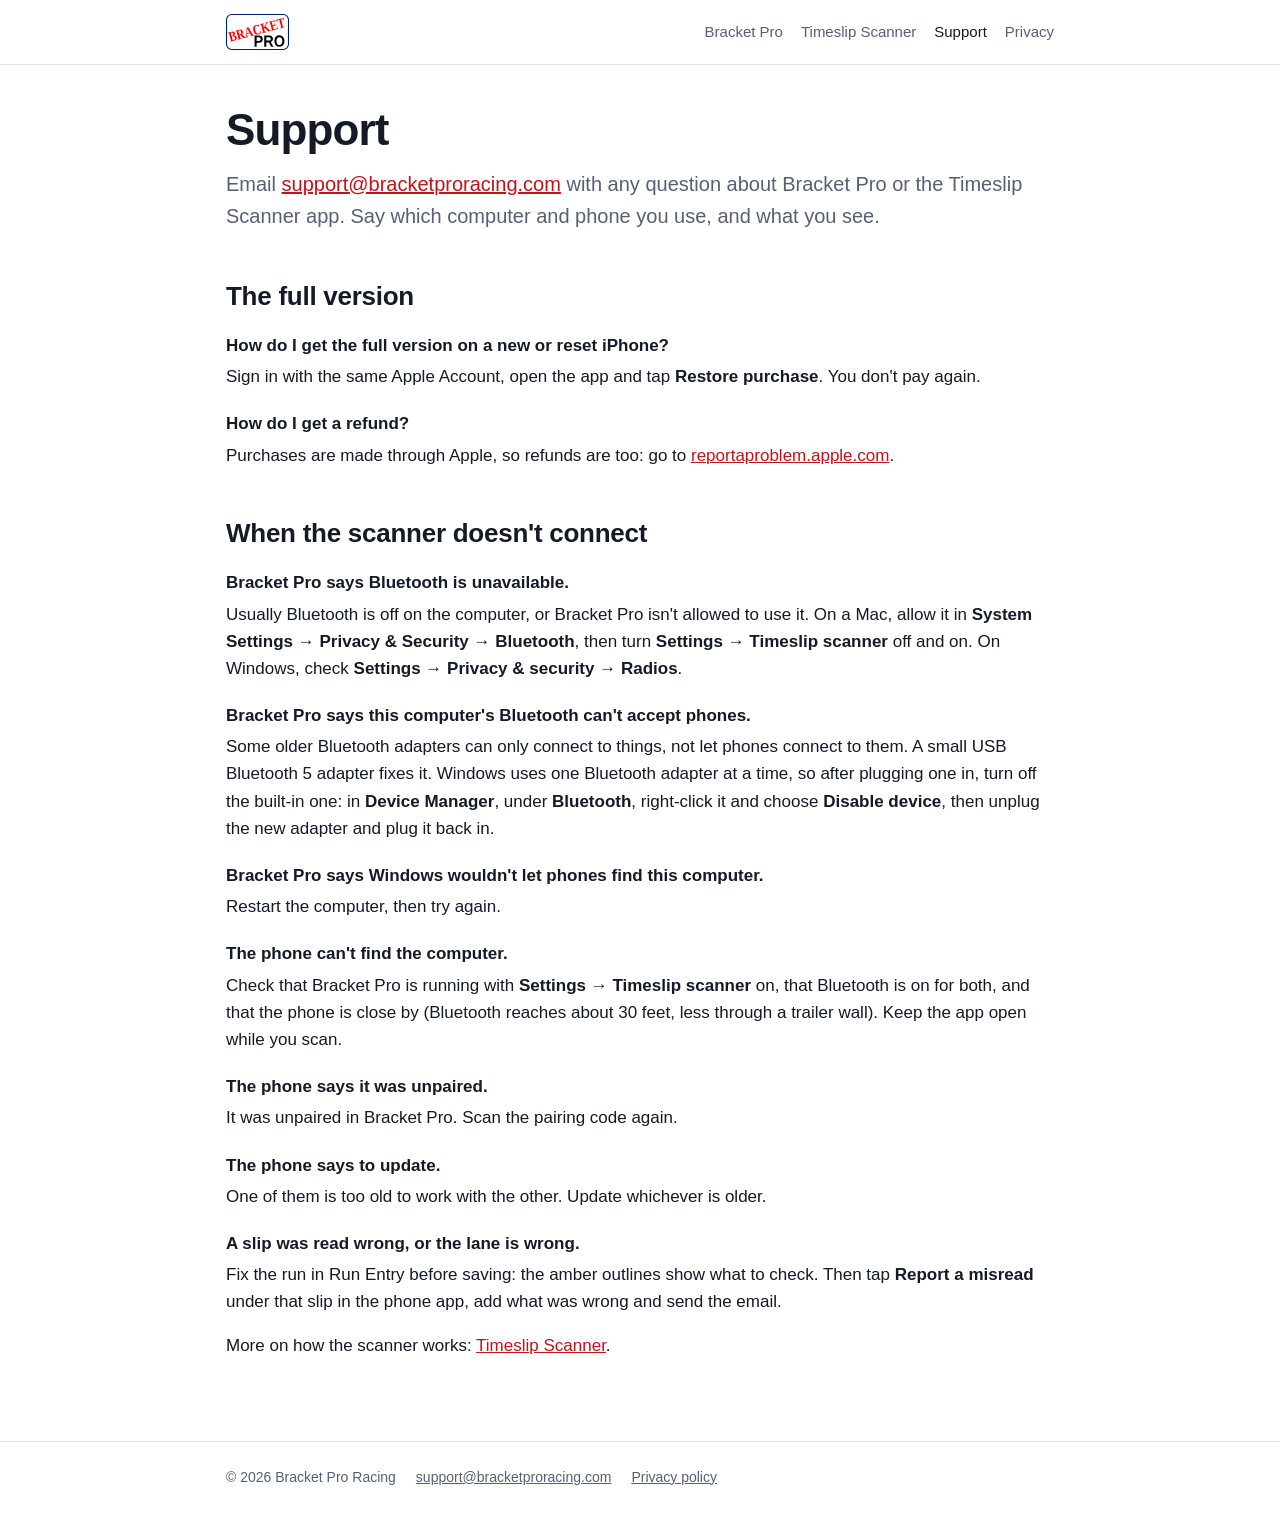
<file: support/index.html>
<!doctype html>
<html lang="en">
<head>
  <meta charset="utf-8">
  <meta name="viewport" content="width=device-width, initial-scale=1">
  <title>Support · Bracket Pro Racing</title>
  <meta name="description" content="Help with Bracket Pro and the Timeslip Scanner app.">
  <link rel="icon" href="/images/favicon.png">
  <link rel="apple-touch-icon" href="/images/apple-touch-icon.png">
  <link rel="stylesheet" href="/style.css">
</head>
<body>
  <header class="site">
    <div class="wrap">
      <a class="brand" href="/"><img src="/images/logo.svg" alt="Bracket Pro"></a>
      <nav aria-label="Site">
        <a href="/software/">Bracket Pro</a>
        <a href="/scanner/">Timeslip Scanner</a>
        <a href="/support/" aria-current="page">Support</a>
        <a href="/privacy/">Privacy</a>
      </nav>
    </div>
  </header>

  <main class="wrap">
    <h1>Support</h1>
    <p class="lead">Email <a href="mailto:support@bracketproracing.com">support@bracketproracing.com</a> with any
      question about Bracket Pro or the Timeslip Scanner app. Say which computer and phone you use, and what you see.</p>

    <h2 id="purchases">The full version</h2>
    <dl class="faq">
      <dt>How do I get the full version on a new or reset iPhone?</dt>
      <dd>Sign in with the same Apple Account, open the app and tap <strong>Restore purchase</strong>. You don't pay
        again.</dd>
      <dt>How do I get a refund?</dt>
      <dd>Purchases are made through Apple, so refunds are too: go to
        <a href="https://reportaproblem.apple.com">reportaproblem.apple.com</a>.</dd>
    </dl>

    <h2 id="scanner">When the scanner doesn't connect</h2>
    <dl class="faq">
      <dt>Bracket Pro says Bluetooth is unavailable.</dt>
      <dd>Usually Bluetooth is off on the computer, or Bracket Pro isn't allowed to use it. On a Mac, allow it in
        <strong>System Settings → Privacy &amp; Security → Bluetooth</strong>, then turn <strong>Settings → Timeslip
        scanner</strong> off and on. On Windows, check <strong>Settings → Privacy &amp; security → Radios</strong>.</dd>

      <dt>Bracket Pro says this computer's Bluetooth can't accept phones.</dt>
      <dd>Some older Bluetooth adapters can only connect to things, not let phones connect to them. A small USB
        Bluetooth 5 adapter fixes it. Windows uses one Bluetooth adapter at a time, so after plugging one in, turn off
        the built-in one: in <strong>Device Manager</strong>, under <strong>Bluetooth</strong>, right-click it and
        choose <strong>Disable device</strong>, then unplug the new adapter and plug it back in.</dd>

      <dt>Bracket Pro says Windows wouldn't let phones find this computer.</dt>
      <dd>Restart the computer, then try again.</dd>

      <dt>The phone can't find the computer.</dt>
      <dd>Check that Bracket Pro is running with <strong>Settings → Timeslip scanner</strong> on, that Bluetooth is on
        for both, and that the phone is close by (Bluetooth reaches about 30 feet, less through a trailer wall). Keep
        the app open while you scan.</dd>

      <dt>The phone says it was unpaired.</dt>
      <dd>It was unpaired in Bracket Pro. Scan the pairing code again.</dd>

      <dt>The phone says to update.</dt>
      <dd>One of them is too old to work with the other. Update whichever is older.</dd>

      <dt>A slip was read wrong, or the lane is wrong.</dt>
      <dd>Fix the run in Run Entry before saving: the amber outlines show what to check. Then tap <strong>Report a
        misread</strong> under that slip in the phone app, add what was wrong and send the email.</dd>
    </dl>
    <p>More on how the scanner works: <a href="/scanner/">Timeslip Scanner</a>.</p>
  </main>

  <footer class="site">
    <div class="wrap">
      <span>© 2026 Bracket Pro Racing</span>
      <a href="mailto:support@bracketproracing.com">support@bracketproracing.com</a>
      <a href="/privacy/">Privacy policy</a>
    </div>
  </footer>
</body>
</html>
</file>
<file: style.css>
:root {
  --bg: #ffffff;
  --surface: #f4f6fa;
  --text: #141a26;
  --muted: #566074;
  --border: #dde2ec;
  --navy: #002060;
  --red: #d7141a;
  --link: #c0141a;
  color-scheme: light;
}
@media (prefers-color-scheme: dark) {
  :root {
    --bg: #0d111a;
    --surface: #161c29;
    --text: #e8ecf3;
    --muted: #9aa4b8;
    --border: #283146;
    --link: #ff5a5f;
    color-scheme: dark;
  }
}

* { box-sizing: border-box; }
html { -webkit-text-size-adjust: 100%; }
body {
  margin: 0;
  background: var(--bg);
  color: var(--text);
  font: 17px/1.6 -apple-system, BlinkMacSystemFont, "Segoe UI", Inter, Roboto, Helvetica, Arial, sans-serif;
}
a { color: var(--link); }
img { max-width: 100%; height: auto; }

.wrap { max-width: 860px; margin: 0 auto; padding: 0 16px; }

header.site {
  border-bottom: 1px solid var(--border);
  position: sticky; top: 0; z-index: 1;
  background: color-mix(in srgb, var(--bg) 92%, transparent);
  backdrop-filter: blur(8px);
}
header.site .wrap { display: flex; align-items: center; gap: 16px; min-height: 64px; flex-wrap: wrap; }
header.site .brand { display: flex; align-items: center; gap: 10px; text-decoration: none; color: var(--text); font-weight: 650; }
header.site .brand img { height: 36px; width: auto; }
header.site nav { margin-left: auto; display: flex; gap: 18px; flex-wrap: wrap; }
header.site nav a { color: var(--muted); text-decoration: none; font-size: 15px; }
@media (max-width: 520px) {
  header.site .wrap { padding-top: 8px; padding-bottom: 10px; gap: 6px; }
  header.site nav { margin-left: 0; gap: 14px; }
}
header.site nav a:hover, header.site nav a[aria-current="page"] { color: var(--text); }

main.wrap { padding-top: 40px; padding-bottom: 64px; }
h1 { font-size: clamp(30px, 6vw, 44px); line-height: 1.15; letter-spacing: -0.02em; margin: 0 0 12px; }
h2 { font-size: 26px; line-height: 1.25; letter-spacing: -0.01em; margin: 48px 0 12px; scroll-margin-top: 80px; }
h3 { font-size: 19px; margin: 28px 0 6px; scroll-margin-top: 80px; }
.lead { font-size: 20px; color: var(--muted); margin: 0 0 24px; }
.muted { color: var(--muted); }

figure { margin: 24px 0; }
figure img { display: block; border: 1px solid var(--border); border-radius: 12px; }
figcaption { font-size: 14px; color: var(--muted); margin-top: 8px; }

.cards { display: grid; grid-template-columns: repeat(auto-fit, minmax(240px, 1fr)); gap: 16px; margin: 24px 0; }
.card { background: var(--surface); border: 1px solid var(--border); border-radius: 14px; padding: 20px; }
.card h3 { margin-top: 0; }
a.card { color: inherit; text-decoration: none; transition: border-color .15s; }
a.card:hover { border-color: var(--muted); }
.card p { margin: 0; color: var(--muted); }

.button {
  display: inline-block; background: var(--red); color: #fff; text-decoration: none;
  padding: 12px 20px; border-radius: 10px; font-weight: 600;
}
.note { background: var(--surface); border-left: 4px solid var(--navy); border-radius: 8px; padding: 12px 16px; margin: 20px 0; }
@media (prefers-color-scheme: dark) { .note { border-left-color: #4b6fc4; } }

dl.faq dt { font-weight: 650; margin-top: 20px; }
dl.faq dd { margin: 4px 0 0; }

footer.site { border-top: 1px solid var(--border); padding: 24px 0 40px; font-size: 14px; color: var(--muted); }
footer.site .wrap { display: flex; gap: 8px 20px; flex-wrap: wrap; }
footer.site a { color: var(--muted); }
</file>
